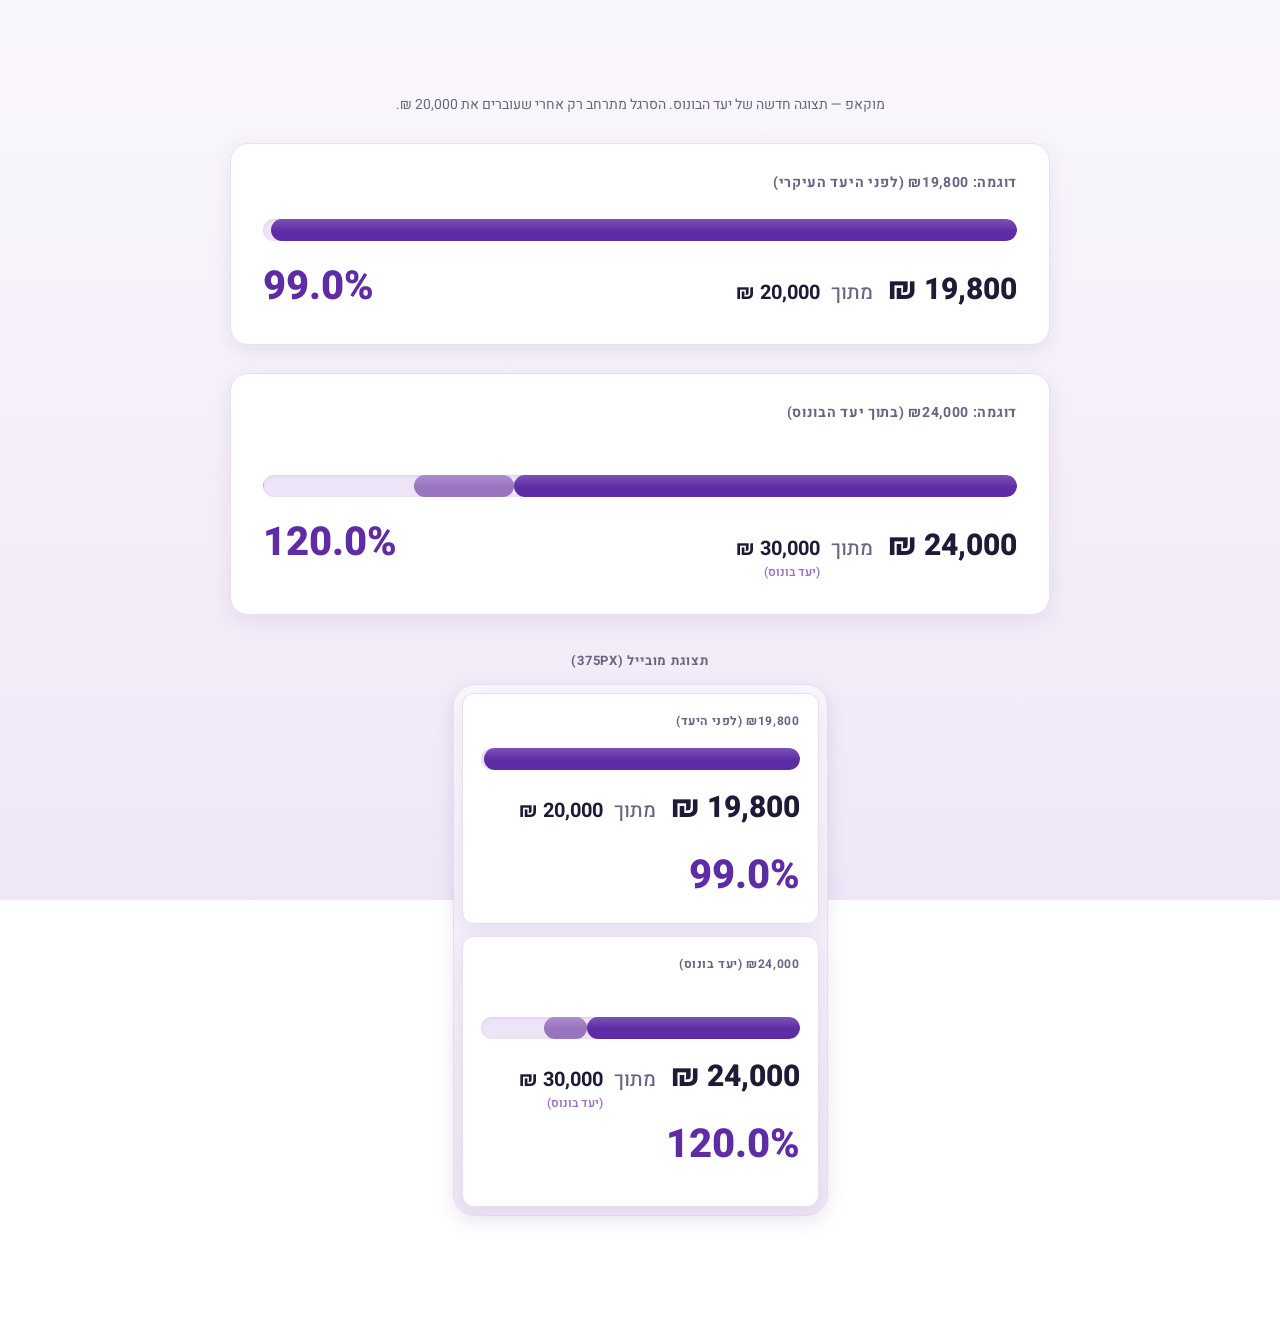
<file: mockup.html>
<!doctype html>
<html lang="he" dir="rtl">
<head>
  <meta charset="utf-8">
  <meta name="viewport" content="width=device-width, initial-scale=1">
  <title>מוקאפ — יעד בונוס</title>
  <link rel="preconnect" href="https://fonts.googleapis.com">
  <link rel="preconnect" href="https://fonts.gstatic.com" crossorigin>
  <link href="https://fonts.googleapis.com/css2?family=Heebo:wght@300;400;500;600;700;800;900&display=swap" rel="stylesheet">
  <link rel="stylesheet" href="styles.css">
  <style>
    :root {
      --purple-bonus: #9974c0;
    }
    body { padding: 40px 20px; }
    .mockup-container { max-width: 900px; margin: 0 auto; }
    .mockup-intro {
      text-align: center;
      margin-bottom: 28px;
      color: var(--ink-soft);
      font-size: 14px;
    }
    .mockup-case {
      margin-bottom: 28px;
      padding: 28px 32px;
      background: var(--card);
      border-radius: 18px;
      box-shadow: var(--shadow);
      border: 1px solid var(--line);
    }
    .mockup-title {
      margin: 0 0 26px;
      font-size: 14px;
      color: var(--ink-soft);
      font-weight: 700;
      letter-spacing: 0.05em;
    }

    /* Bonus-mode bar */
    .progress-bar--split { display: flex; }
    .progress-section { position: relative; height: 100%; }
    .progress-section--main { flex: 0 0 66.667%; }
    .progress-section--bonus { flex: 0 0 33.333%; }
    .progress-fill {
      position: absolute;
      top: 0;
      bottom: 0;
      right: 0;
      transition: width 1.4s cubic-bezier(.22,.61,.36,1);
    }
    .progress-fill--main { background: var(--purple); }
    .progress-fill--bonus { background: var(--purple-bonus); }
    .progress-divider {
      position: absolute;
      top: 0;
      bottom: 0;
      right: 66.667%;
      width: 2px;
      background: rgba(255, 255, 255, 0.65);
      pointer-events: none;
      transform: translateX(-1px);
      z-index: 1;
    }

    /* Marks above the bar */
    .progress-wrap--bonus { padding-top: 26px; }
    .progress-mark {
      position: absolute;
      top: -22px;
      transform: translateX(50%);
      pointer-events: none;
      white-space: nowrap;
      text-align: center;
    }
    .progress-mark--main { right: 66.667%; }
    .progress-mark--total { right: 100%; }
    .progress-mark-label {
      display: inline-block;
      font-size: 11px;
      color: var(--ink-soft);
      font-weight: 700;
      letter-spacing: 0.04em;
      line-height: 1;
    }
    .progress-mark--total .progress-mark-label { color: var(--purple-bonus); }
    .progress-mark::after {
      content: '';
      display: block;
      width: 1px;
      height: 6px;
      background: var(--ink-soft);
      opacity: 0.5;
      margin: 4px auto 0;
    }
    .progress-mark--total::after { background: var(--purple-bonus); opacity: 0.7; }

    .goal-with-bonus {
      display: inline-block;
      position: relative;
    }
    .bonus-tag {
      position: absolute;
      top: 100%;
      right: 0;
      margin-top: 2px;
      font-size: 12px;
      color: var(--purple-bonus);
      font-weight: 600;
      white-space: nowrap;
      line-height: 1.2;
    }
    .progress-meta--bonus { margin-bottom: 14px; }

    .mobile-preview {
      max-width: 375px;
      margin: 0 auto 24px;
      padding: 8px;
      background: linear-gradient(180deg, var(--bg-1) 0%, var(--bg-2) 100%);
      border: 1px solid var(--line);
      border-radius: 22px;
      box-shadow: var(--shadow);
    }
    .mobile-preview .mockup-case {
      margin-bottom: 12px;
      padding: 18px;
      border-radius: 12px;
    }
    .mobile-preview .mockup-case:last-child { margin-bottom: 0; }
    .mobile-preview .mockup-title {
      margin-bottom: 18px;
      font-size: 12px;
    }
    .section-title {
      text-align: center;
      font-size: 13px;
      font-weight: 700;
      color: var(--ink-soft);
      letter-spacing: 0.06em;
      margin: 36px 0 14px;
      text-transform: uppercase;
    }
  </style>
</head>
<body>
  <main class="mockup-container">
    <p class="mockup-intro">מוקאפ — תצוגה חדשה של יעד הבונוס. הסרגל מתרחב רק אחרי שעוברים את 20,000 ₪.</p>

    <div class="mockup-case">
      <p class="mockup-title">דוגמה: ₪19,800 (לפני היעד העיקרי)</p>
      <div class="progress-wrap">
        <div class="progress-bar">
          <div class="progress-fill progress-fill--main" style="width: 99%"></div>
        </div>
        <div class="progress-meta">
          <div class="raised-line">
            <span class="raised-amount">19,800 ₪</span>
            <span class="of">מתוך</span>
            <span class="goal-amount">20,000 ₪</span>
          </div>
          <div class="percent">99.0%</div>
        </div>
      </div>
    </div>

    <div class="mockup-case">
      <p class="mockup-title">דוגמה: ₪24,000 (בתוך יעד הבונוס)</p>
      <div class="progress-wrap progress-wrap--bonus" style="position: relative;">
        <div class="progress-bar progress-bar--split">
          <div class="progress-section progress-section--main">
            <div class="progress-fill progress-fill--main" style="width: 100%"></div>
          </div>
          <div class="progress-section progress-section--bonus">
            <div class="progress-fill progress-fill--bonus" style="width: 40%"></div>
          </div>
          <div class="progress-mark progress-mark--main">
            <span class="progress-mark-label">יעד עיקרי · ₪20,000</span>
          </div>
          <div class="progress-mark progress-mark--total">
            <span class="progress-mark-label">יעד בונוס · ₪30,000</span>
          </div>
        </div>
        <div class="progress-meta progress-meta--bonus">
          <div class="raised-line">
            <span class="raised-amount">24,000 ₪</span>
            <span class="of">מתוך</span>
            <span class="goal-with-bonus">
              <span class="goal-amount">30,000 ₪</span>
              <span class="bonus-tag">(יעד בונוס)</span>
            </span>
          </div>
          <div class="percent">120.0%</div>
        </div>
      </div>
    </div>

    <p class="section-title">תצוגת מובייל (375px)</p>
    <div class="mobile-preview">
      <div class="mockup-case">
        <p class="mockup-title">₪19,800 (לפני היעד)</p>
        <div class="progress-wrap">
          <div class="progress-bar">
            <div class="progress-fill progress-fill--main" style="width: 99%"></div>
          </div>
          <div class="progress-meta">
            <div class="raised-line">
              <span class="raised-amount">19,800 ₪</span>
              <span class="of">מתוך</span>
              <span class="goal-amount">20,000 ₪</span>
            </div>
            <div class="percent">99.0%</div>
          </div>
        </div>
      </div>

      <div class="mockup-case">
        <p class="mockup-title">₪24,000 (יעד בונוס)</p>
        <div class="progress-wrap progress-wrap--bonus" style="position: relative;">
          <div class="progress-bar progress-bar--split">
            <div class="progress-section progress-section--main">
              <div class="progress-fill progress-fill--main" style="width: 100%"></div>
            </div>
            <div class="progress-section progress-section--bonus">
              <div class="progress-fill progress-fill--bonus" style="width: 40%"></div>
            </div>
            <div class="progress-mark progress-mark--main">
              <span class="progress-mark-label">יעד עיקרי · ₪20,000</span>
            </div>
            <div class="progress-mark progress-mark--total">
              <span class="progress-mark-label">יעד בונוס · ₪30,000</span>
            </div>
          </div>
          <div class="progress-meta progress-meta--bonus">
            <div class="raised-line">
              <span class="raised-amount">24,000 ₪</span>
              <span class="of">מתוך</span>
              <span class="goal-with-bonus">
                <span class="goal-amount">30,000 ₪</span>
                <span class="bonus-tag">(יעד בונוס)</span>
              </span>
            </div>
            <div class="percent">120.0%</div>
          </div>
        </div>
      </div>
    </div>
  </main>
</body>
</html>
</file>
<file: styles.css>
:root {
  --bg-1: #faf7fc;
  --bg-2: #efe7f7;
  --card: #ffffff;
  --ink: #1f1a35;
  --ink-soft: #6a6480;
  --purple: #5e2ca5;
  --purple-deep: #3f1d6f;
  --purple-soft: #ede4f7;
  --purple-tint: #f6f0fc;
  --green: #10b981;
  --line: #e7dff0;
  --shadow-sm: 0 2px 8px rgba(60, 30, 110, 0.05);
  --shadow: 0 6px 22px rgba(60, 30, 110, 0.08);
  --shadow-lg: 0 14px 36px rgba(60, 30, 110, 0.11);
  --radius: 18px;
  --radius-sm: 12px;
}

* { box-sizing: border-box; }
html, body { margin: 0; padding: 0; }
html { scroll-behavior: smooth; }
body {
  background: linear-gradient(180deg, var(--bg-1) 0%, var(--bg-2) 100%);
  background-attachment: fixed;
  color: var(--ink);
  font-family: 'Heebo', ui-sans-serif, system-ui, -apple-system, "Segoe UI", sans-serif;
  min-height: 100vh;
  -webkit-font-smoothing: antialiased;
}

main {
  max-width: 1240px;
  margin: 0 auto;
  padding: clamp(16px, 4vw, 40px);
}

/* TOP NAV */
.top-nav {
  display: flex;
  justify-content: flex-end;
  gap: 24px;
  margin-bottom: 14px;
  padding: 0 4px;
}
.top-nav a {
  font-size: 13px;
  color: var(--ink-soft);
  text-decoration: none;
  font-weight: 600;
  letter-spacing: 0.02em;
  padding: 6px 4px;
  border-bottom: 1px solid transparent;
  transition: color 0.15s ease, border-color 0.15s ease;
}
.top-nav a:hover {
  color: var(--purple);
  border-bottom-color: var(--purple);
}

/* HERO */
.hero {
  position: relative;
  text-align: center;
  padding: clamp(14px, 2.4vw, 28px) clamp(16px, 4vw, 48px);
  border-radius: var(--radius);
  background: var(--card);
  box-shadow: var(--shadow);
  margin-bottom: 22px;
  overflow: hidden;
  border: 1px solid var(--line);
}
.hero-bg { display: none; }
.hero > * { position: relative; z-index: 1; }

.logo {
  display: block;
  margin: 0 auto 10px;
  height: clamp(72px, 10vw, 110px);
  width: auto;
  border-radius: 16px;
  box-shadow: 0 4px 14px rgba(94, 44, 165, 0.18);
}

.hero h1 {
  margin: 0 0 20px;
  font-size: clamp(20px, 3.6vw, 30px);
  font-weight: 700;
  line-height: 1.15;
  letter-spacing: 0.005em;
  color: var(--ink);
}

.progress-wrap { max-width: 780px; margin: 0 auto; }
.progress-bar {
  position: relative;
  height: 22px;
  background: var(--purple-soft);
  border-radius: 999px;
  overflow: hidden;
  box-shadow: inset 0 1px 3px rgba(60, 30, 110, 0.10);
}
.progress-fill {
  height: 100%;
  width: 0%;
  background: var(--purple);
  border-radius: 999px;
  transition: width 1.4s cubic-bezier(.22,.61,.36,1);
}
.progress-fill::after {
  content: '';
  position: absolute;
  inset: 0;
  background: linear-gradient(180deg, rgba(255,255,255,0.18) 0%, transparent 55%);
  border-radius: 999px;
  pointer-events: none;
}
.progress-shimmer { display: none; }

.progress-meta {
  display: flex;
  justify-content: space-between;
  align-items: baseline;
  gap: 16px;
  margin-top: 16px;
  flex-wrap: wrap;
}
.raised-line { font-size: clamp(16px, 2.4vw, 20px); font-weight: 500; color: var(--ink-soft); }
.raised-amount {
  font-size: clamp(22px, 3.4vw, 30px);
  font-weight: 800;
  color: var(--ink);
  margin-inline-end: 4px;
}
.of { margin: 0 6px; }
.goal-amount { font-weight: 700; color: var(--ink); }
.percent {
  font-size: clamp(28px, 4vw, 40px);
  color: var(--purple);
  font-weight: 800;
  font-variant-numeric: tabular-nums;
}

.donate-cta {
  margin-top: clamp(14px, 2vw, 20px);
  text-align: center;
}
.donate-btn {
  display: inline-block;
  padding: 14px 36px;
  background: var(--purple);
  color: #fff;
  text-decoration: none;
  font-weight: 700;
  font-size: clamp(16px, 2.2vw, 19px);
  border-radius: 999px;
  box-shadow: 0 4px 14px rgba(94, 44, 165, 0.30);
  transition: transform 0.15s ease, box-shadow 0.15s ease, background 0.15s ease;
  letter-spacing: 0.01em;
}
.donate-btn:hover {
  background: var(--purple-deep);
  transform: translateY(-1px);
  box-shadow: 0 6px 18px rgba(63, 29, 111, 0.40);
}
.donate-btn:active {
  transform: translateY(0);
}
.donate-secondary {
  margin-top: 14px;
  font-size: 15px;
  color: var(--ink-soft);
  line-height: 1.5;
}
.donate-bit {
  color: var(--ink);
  font-weight: 700;
  text-decoration: none;
  border-bottom: 1px dashed rgba(31, 34, 48, 0.25);
}
.donate-bit:hover {
  border-bottom-color: var(--purple);
  color: var(--purple);
}
.donate-note {
  display: inline-block;
  margin-inline-start: 6px;
  font-size: 13px;
  opacity: 0.75;
}
@media (max-width: 540px) {
  .donate-note { display: block; margin-inline-start: 0; margin-top: 2px; }
}

/* STATS */
.stats {
  display: grid;
  grid-template-columns: repeat(auto-fit, minmax(170px, 1fr));
  gap: 14px;
  margin-bottom: 22px;
}
.stat-card {
  background: var(--card);
  border-radius: var(--radius);
  padding: 18px 22px;
  box-shadow: var(--shadow-sm);
  border: 1px solid var(--line);
  transition: transform 0.2s ease, box-shadow 0.2s ease;
}
.stat-card:hover { transform: translateY(-2px); box-shadow: var(--shadow); }
.stat-card--accent {
  background: var(--purple-tint);
  border-color: rgba(94, 44, 165, 0.20);
}
.stat-label {
  font-size: 13px;
  color: var(--ink-soft);
  font-weight: 600;
  margin-bottom: 8px;
}
.stat-value {
  font-size: clamp(22px, 2.6vw, 28px);
  font-weight: 800;
  font-variant-numeric: tabular-nums;
  letter-spacing: -0.01em;
  transition: opacity 0.22s ease, transform 0.22s ease;
}
.stat-value.fading {
  opacity: 0;
  transform: translateY(-4px);
}
.stat-card--accent .stat-value {
  color: var(--purple-deep);
}

/* CHARTS */
.charts {
  display: grid;
  grid-template-columns: 1.5fr 1fr;
  gap: 18px;
  margin-bottom: 22px;
}
@media (max-width: 880px) { .charts { grid-template-columns: 1fr; } }
.chart-card {
  background: var(--card);
  border-radius: var(--radius);
  padding: 22px 24px;
  box-shadow: var(--shadow-sm);
  border: 1px solid var(--line);
}
.chart-card h2 {
  margin: 0 0 16px;
  font-size: 15px;
  font-weight: 700;
  color: var(--ink-soft);
  letter-spacing: 0.02em;
}
.chart-wrap {
  position: relative;
  height: 280px;
}

/* MESSAGES */
.messages {
  background: var(--card);
  border-radius: var(--radius);
  padding: 22px 0 22px 0;
  box-shadow: var(--shadow-sm);
  border: 1px solid var(--line);
  margin-bottom: 22px;
  overflow: hidden;
}
.messages h2 {
  margin: 0 24px 16px;
  font-size: 15px;
  font-weight: 700;
  color: var(--ink-soft);
  letter-spacing: 0.02em;
}
.ticker {
  position: relative;
  height: 64px;
  overflow: hidden;
  direction: ltr;
  -webkit-mask-image: linear-gradient(90deg, transparent 0, #000 6%, #000 94%, transparent 100%);
          mask-image: linear-gradient(90deg, transparent 0, #000 6%, #000 94%, transparent 100%);
}
.ticker-track {
  display: flex;
  gap: 14px;
  align-items: center;
  height: 100%;
  width: max-content;
  padding: 0 24px;
  animation: ticker linear infinite;
  animation-duration: var(--ticker-duration, 60s);
}
.ticker:hover .ticker-track { animation-play-state: paused; }
.ticker-item {
  background: var(--purple-tint);
  border-radius: 999px;
  padding: 12px 22px;
  font-size: 15px;
  font-weight: 500;
  color: var(--ink);
  flex-shrink: 0;
  border: 1px solid rgba(94, 44, 165, 0.18);
  direction: rtl;
  white-space: nowrap;
}
@keyframes ticker {
  from { transform: translateX(0); }
  to   { transform: translateX(-50%); }
}

/* INFO SECTIONS (אודות / FAQ) */
.info-card {
  background: var(--card);
  border-radius: var(--radius);
  padding: clamp(20px, 3vw, 30px);
  box-shadow: var(--shadow-sm);
  border: 1px solid var(--line);
  margin-bottom: 22px;
  scroll-margin-top: 16px;
}
.info-card h2 {
  margin: 0 0 16px;
  font-size: clamp(20px, 2.6vw, 24px);
  font-weight: 800;
  color: var(--ink);
}
.info-card p {
  line-height: 1.75;
  color: var(--ink);
  margin: 0 0 12px;
}
.info-card p:last-child { margin-bottom: 0; }
.info-card h3 {
  margin: 22px 0 12px;
  font-size: 16px;
  font-weight: 700;
  color: var(--ink);
}
.info-card .placeholder {
  color: var(--ink-soft);
  font-style: italic;
}

/* Annual ride event */
.event-date {
  display: inline-flex;
  flex-direction: column;
  align-items: center;
  padding: 14px 28px;
  border: 1.5px solid var(--purple);
  border-radius: 14px;
  background: var(--purple-tint);
  margin-bottom: 22px;
  gap: 2px;
}
.event-date-dow {
  font-size: 13px;
  color: var(--purple);
  font-weight: 600;
  letter-spacing: 0.04em;
}
.event-date-main {
  font-size: clamp(22px, 3.4vw, 28px);
  font-weight: 800;
  color: var(--purple-deep);
  line-height: 1.1;
  font-variant-numeric: tabular-nums;
}
.event-date-hebrew {
  font-size: 13px;
  color: var(--ink-soft);
}

.event-details-list {
  list-style: none;
  padding: 0;
  margin: 0 0 18px;
}
.event-details-list li {
  padding: 9px 0;
  border-bottom: 1px solid var(--line);
  line-height: 1.6;
  color: var(--ink);
}
.event-details-list li:last-child { border-bottom: 0; }
.event-details-list strong {
  color: var(--purple-deep);
  font-weight: 700;
  margin-inline-end: 4px;
}

.event-actions {
  display: flex;
  flex-wrap: wrap;
  gap: 10px;
  margin: 22px 0 6px;
}
.event-btn {
  display: inline-flex;
  align-items: center;
  padding: 10px 22px;
  border: 1.5px solid var(--purple);
  border-radius: 999px;
  color: var(--purple);
  text-decoration: none;
  font-weight: 600;
  font-size: 14px;
  background: transparent;
  transition: background 0.15s ease, color 0.15s ease, transform 0.1s ease;
  white-space: nowrap;
}
.event-btn:hover {
  background: var(--purple);
  color: #fff;
}
.event-btn:active { transform: translateY(1px); }

.event-safety {
  margin-top: 16px;
  font-size: 13px;
  color: var(--ink-soft);
  padding: 10px 14px;
  background: var(--purple-tint);
  border-radius: 8px;
  border-inline-start: 3px solid var(--purple);
}

/* Links section */
.link-list {
  list-style: none;
  padding: 0;
  margin: 8px 0 22px;
  display: grid;
  gap: 8px;
}
.link-list:last-child { margin-bottom: 0; }
.link-list li { padding: 0; }
.link-list a {
  display: block;
  padding: 13px 18px;
  border: 1px solid var(--line);
  border-radius: 6px;
  text-decoration: none;
  background: var(--card);
  color: var(--ink);
  transition: border-color 0.15s ease, box-shadow 0.15s ease, color 0.15s ease;
}
.link-list a:hover {
  border-color: var(--purple);
  color: var(--purple);
  box-shadow: 0 2px 10px rgba(94, 44, 165, 0.06);
}
.link-title {
  display: block;
  font-weight: 700;
  font-size: 15px;
  line-height: 1.3;
}
.link-desc {
  display: block;
  font-size: 13px;
  color: var(--ink-soft);
  font-weight: 400;
  margin-top: 4px;
  line-height: 1.5;
}
.link-list a:hover .link-desc { color: var(--ink-soft); }

.link-list--inline {
  display: flex;
  flex-wrap: wrap;
  gap: 8px;
}
.link-list--inline a {
  padding: 8px 18px;
  font-size: 14px;
  font-weight: 600;
}

.social-icons {
  display: flex;
  gap: 12px;
  margin-top: 10px;
}
.social-icons a {
  display: inline-flex;
  align-items: center;
  justify-content: center;
  width: 42px;
  height: 42px;
  border-radius: 999px;
  border: 1.5px solid var(--purple);
  color: var(--purple);
  background: var(--card);
  text-decoration: none;
  transition: background 0.15s ease, color 0.15s ease, transform 0.1s ease;
}
.social-icons a:hover {
  background: var(--purple);
  color: #fff;
}
.social-icons a:active { transform: translateY(1px); }
.social-icons svg {
  width: 18px;
  height: 18px;
  fill: currentColor;
}
.social-icons a[aria-label="Facebook"] svg {
  width: 26px;
  height: 26px;
}

.faq-item {
  border-top: 1px solid var(--line);
  padding: 14px 0;
}
.faq-item:first-of-type { border-top: 0; padding-top: 4px; }
.faq-item:last-of-type { padding-bottom: 4px; }
.faq-item summary {
  cursor: pointer;
  font-weight: 600;
  font-size: clamp(15px, 1.8vw, 17px);
  color: var(--ink);
  padding: 6px 0;
  list-style: none;
  position: relative;
  padding-inline-end: 32px;
  user-select: none;
}
.faq-item summary::-webkit-details-marker { display: none; }
.faq-item summary::after {
  content: '+';
  position: absolute;
  inset-inline-end: 6px;
  top: 50%;
  transform: translateY(-50%);
  font-size: 22px;
  line-height: 1;
  color: var(--purple);
  transition: transform 0.2s ease;
  font-weight: 400;
}
.faq-item[open] summary::after {
  transform: translateY(-50%) rotate(45deg);
}
.faq-item p {
  margin: 10px 0 4px;
  line-height: 1.75;
  color: var(--ink-soft);
}
.faq-item ul,
.faq-item ol {
  margin: 8px 0 4px;
  padding-inline-start: 22px;
  color: var(--ink-soft);
  line-height: 1.75;
}
.faq-item li { margin-bottom: 6px; }
.faq-item li:last-child { margin-bottom: 0; }
.faq-item strong { color: var(--ink); font-weight: 700; }
.info-card ul,
.info-card ol {
  margin: 10px 0;
  padding-inline-start: 22px;
  line-height: 1.7;
}

/* FOOTER */
footer {
  text-align: center;
  color: var(--ink-soft);
  font-size: 13px;
  padding: 12px 8px 24px;
}
footer .dot { margin: 0 10px; opacity: 0.6; }
#refreshBtn {
  background: none;
  border: none;
  color: var(--purple);
  cursor: pointer;
  font: inherit;
  font-weight: 600;
  text-decoration: underline;
  padding: 0;
}
#refreshBtn:hover { color: var(--purple-deep); }
</file>
